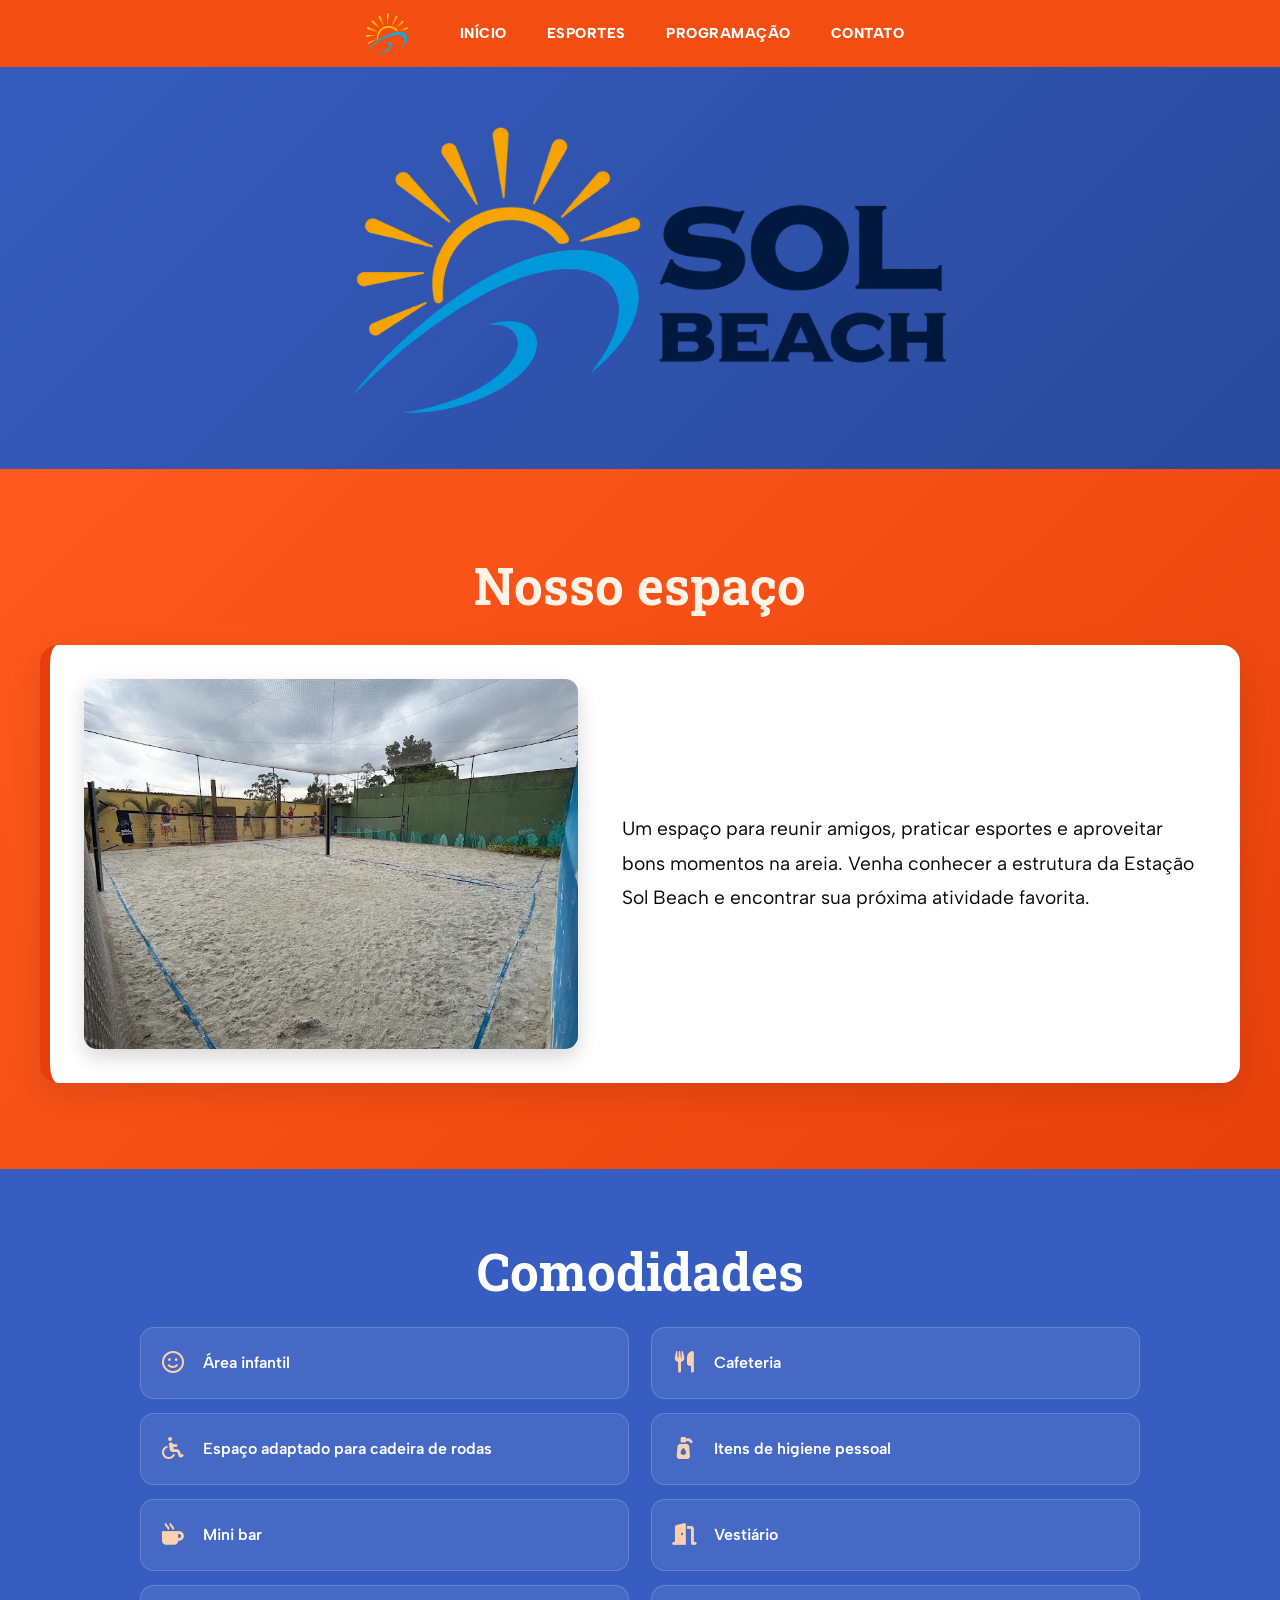
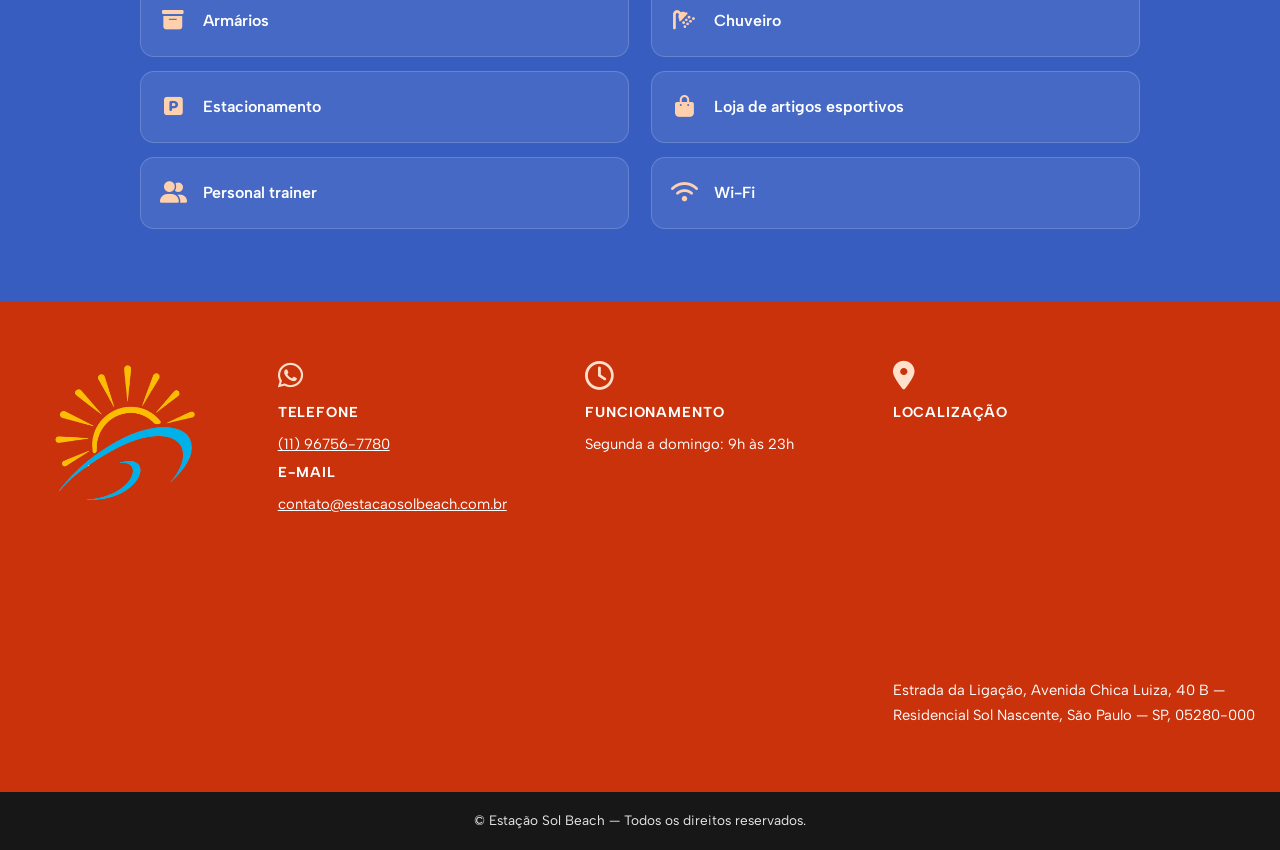
<file: index.html>
<!DOCTYPE html>
<html lang="pt-BR">
<head>
  <meta charset="UTF-8">
  <meta name="viewport" content="width=device-width, initial-scale=1">
  <meta name="description" content="Conheça a Estação Sol Beach: espaço, comodidades e estrutura para curtir esportes na areia.">
  <meta name="Grupo CEDESP" content="SOL BEACH">
  <title>Estação Sol Beach</title>
  <link rel="stylesheet" href="Estilo.css">
  <link rel="stylesheet" href="https://cdnjs.cloudflare.com/ajax/libs/font-awesome/6.7.2/css/all.min.css">
</head>
<body>
  <header>
    <nav aria-label="Navegação principal">
      <img class="logo-nav" src="Imagens/770f87b9-71e3-405a-a703-77a4671714f0.png" alt="Logo Estação Sol Beach">
      <a href="Index.html" aria-current="page">Início</a>
      <a href="Sports.html">Esportes</a>
      <a href="https://www.instagram.com/estacaosolbeach/" target="_blank" rel="noopener noreferrer">Programação</a>
      <a href="#contato">Contato</a>
    </nav>
    <img class="marca" src="Imagens/56bd0a81-e079-42cf-9eba-d9d4a86ff33b.png" alt="Estação Sol Beach">
  </header>

  <main>
    <section class="local" id="espaco">
      <h2>Nosso espaço</h2>
      <div class="local2">
        <div class="localizacao">
          <img src="Imagens/unnamed (1).jpg" class="foto" alt="Vista das quadras da Estação Sol Beach">
          <p>Um espaço para reunir amigos, praticar esportes e aproveitar bons momentos na areia. Venha conhecer a estrutura da Estação Sol Beach e encontrar sua próxima atividade favorita.</p>
        </div>
      </div>
    </section>

    <section class="copacria" id="comodidades">
      <h2>Comodidades</h2>
      <div class="comodidades">
        <div class="comodidade"><i class="fa-regular fa-face-smile" aria-hidden="true"></i><span>Área infantil</span></div>
        <div class="comodidade"><i class="fa-solid fa-utensils" aria-hidden="true"></i><span>Cafeteria</span></div>
        <div class="comodidade"><i class="fa-solid fa-wheelchair" aria-hidden="true"></i><span>Espaço adaptado para cadeira de rodas</span></div>
        <div class="comodidade"><i class="fa-solid fa-pump-soap" aria-hidden="true"></i><span>Itens de higiene pessoal</span></div>
        <div class="comodidade"><i class="fa-solid fa-mug-hot" aria-hidden="true"></i><span>Mini bar</span></div>
        <div class="comodidade"><i class="fa-solid fa-door-open" aria-hidden="true"></i><span>Vestiário</span></div>
        <div class="comodidade"><i class="fa-solid fa-box-archive" aria-hidden="true"></i><span>Armários</span></div>
        <div class="comodidade"><i class="fa-solid fa-shower" aria-hidden="true"></i><span>Chuveiro</span></div>
        <div class="comodidade"><i class="fa-solid fa-square-parking" aria-hidden="true"></i><span>Estacionamento</span></div>
        <div class="comodidade"><i class="fa-solid fa-bag-shopping" aria-hidden="true"></i><span>Loja de artigos esportivos</span></div>
        <div class="comodidade"><i class="fa-solid fa-user-group" aria-hidden="true"></i><span>Personal trainer</span></div>
        <div class="comodidade"><i class="fa-solid fa-wifi" aria-hidden="true"></i><span>Wi-Fi</span></div>
      </div>
    </section>

    <section class="final" id="contato">
      <div class="informacoes">
        <img class="foto-final" src="Imagens/770f87b9-71e3-405a-a703-77a4671714f0.png" alt="Logo Estação Sol Beach">
        <div class="info">
          <i class="fa-brands fa-whatsapp" aria-hidden="true"></i>
          <h3>TELEFONE</h3>
          <p><a href="https://wa.me/5511967567780">(11) 96756-7780</a></p>
          <h3>E-MAIL</h3>
          <p><a href="mailto:contato@estacaosolbeach.com.br">contato@estacaosolbeach.com.br</a></p>
        </div>
        <div class="info">
          <i class="fa-regular fa-clock" aria-hidden="true"></i>
          <h3>FUNCIONAMENTO</h3>
          <p>Segunda a domingo: 9h às 23h</p>
        </div>
        <div class="info">
          <i class="fa-solid fa-location-dot" aria-hidden="true"></i>
          <h3>LOCALIZAÇÃO</h3>
          <iframe class="mapa" title="Mapa da Estação Sol Beach" src="https://www.google.com/maps/embed?pb=!1m18!1m12!1m3!1d29284.27671299266!2d-46.80789090520055!3d-23.441173777663405!2m3!1f0!2f0!3f0!3m2!1i1024!2i768!4f13.1!3m3!1m2!1s0x94cefcefc41f89bf%3A0x5785627fc1f5224d!2ssolbeach!5e0!3m2!1spt-BR!2sbr!4v1791486015866!5m2!1spt-BR!2sbr" loading="lazy" referrerpolicy="strict-origin-when-cross-origin" allowfullscreen></iframe>
          <p>Estrada da Ligação, Avenida Chica Luiza, 40 B — Residencial Sol Nascente, São Paulo — SP, 05280-000</p>
        </div>
      </div>
    </section>
  </main>
  <footer><p>© Estação Sol Beach — Todos os direitos reservados.</p></footer>
</body>
</html>
</file>
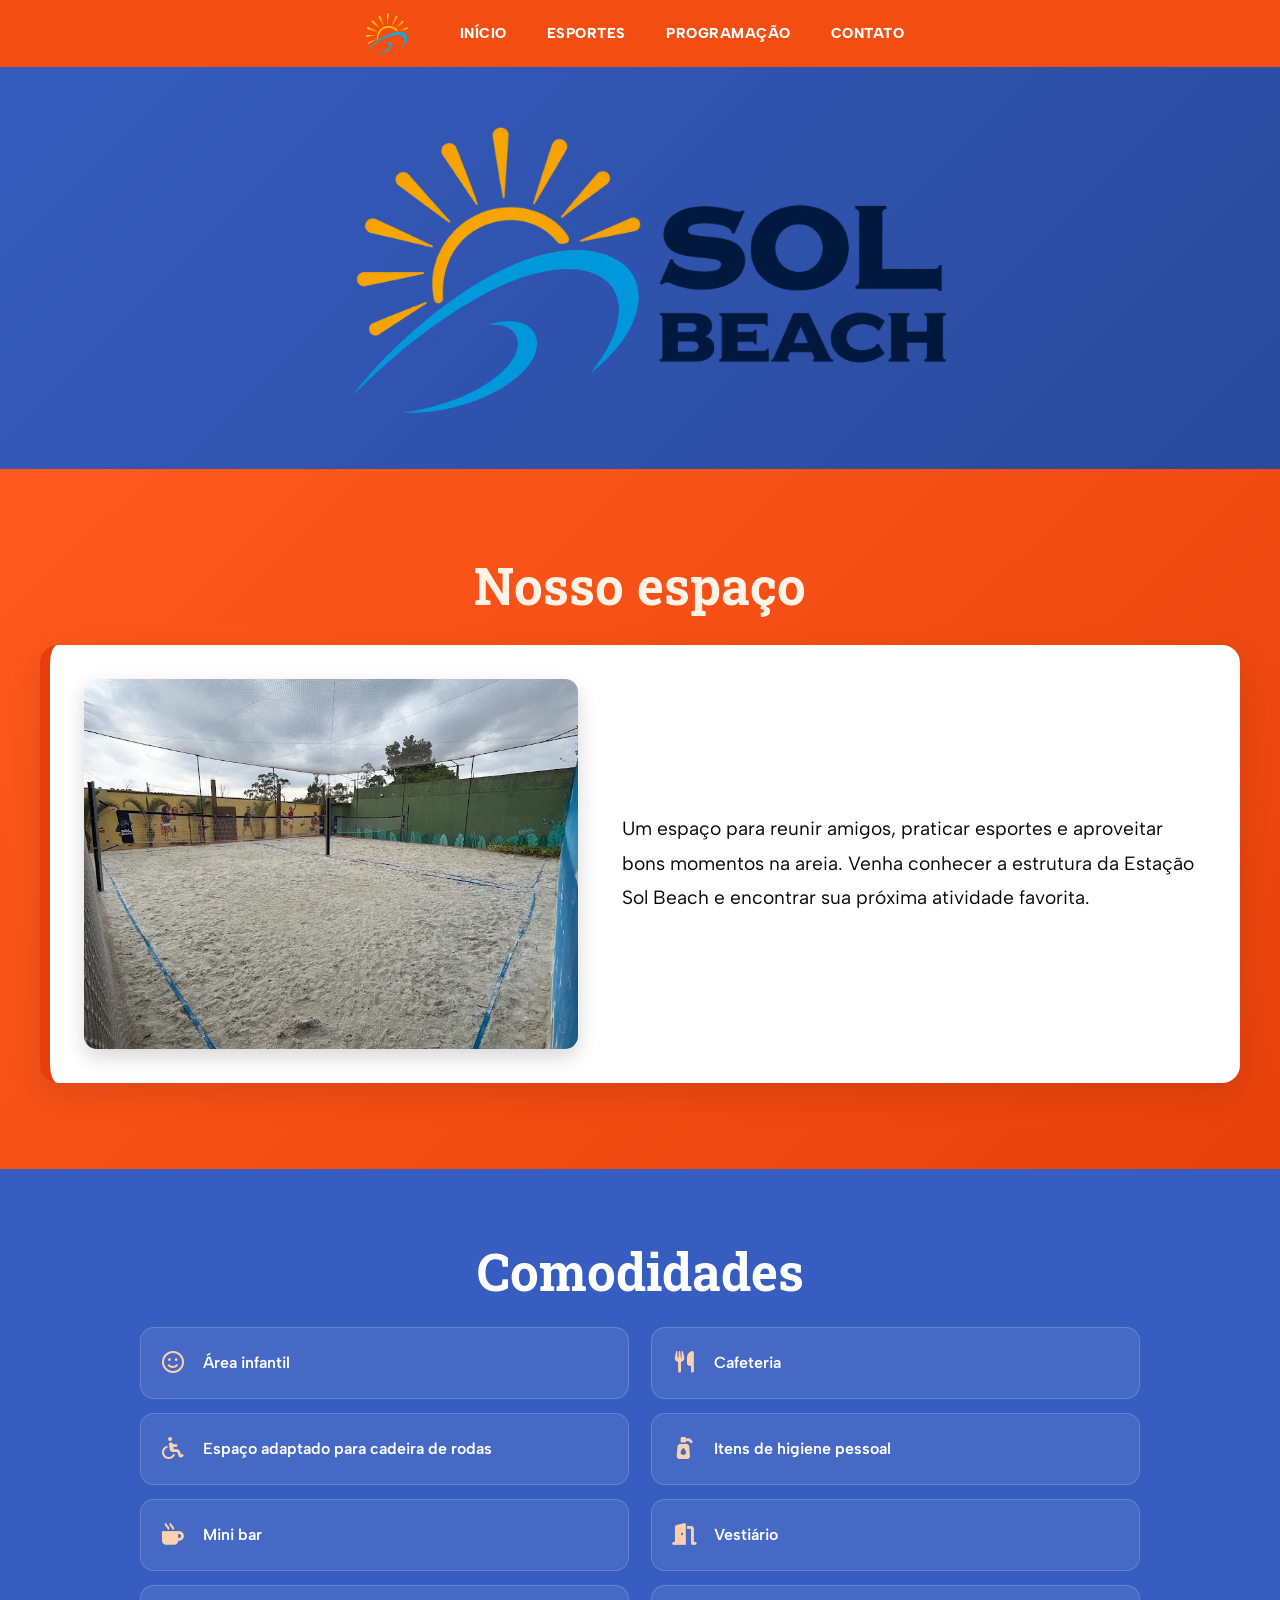
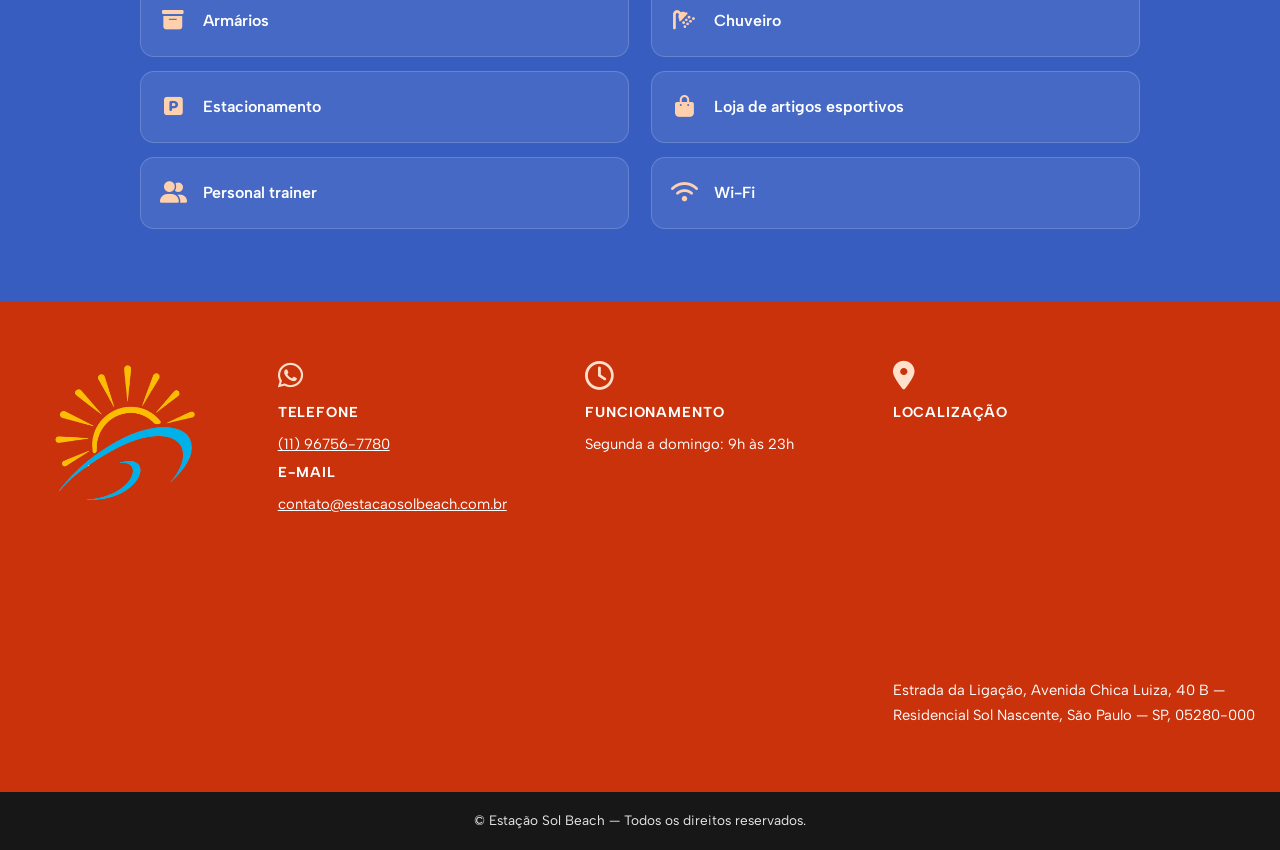
<file: inicio.html>
<!DOCTYPE html>
<html lang="pt-BR">
<head>
  <meta charset="UTF-8">
  <meta name="viewport" content="width=device-width, initial-scale=1">
  <meta name="description" content="Conheça a Estação Sol Beach: espaço, comodidades e estrutura para curtir esportes na areia.">
  <meta name="Grupo CEDESP" content="SOL BEACH">
  <title>Estação Sol Beach</title>
  <link rel="stylesheet" href="Estilo.css">
  <link rel="stylesheet" href="https://cdnjs.cloudflare.com/ajax/libs/font-awesome/6.7.2/css/all.min.css">
</head>
<body>
  <header>
    <nav aria-label="Navegação principal">
      <img class="logo-nav" src="Imagens/770f87b9-71e3-405a-a703-77a4671714f0.png" alt="Logo Estação Sol Beach">
      <a href="inicio.html">Início</a>
      <a href="Sports.html">Esportes</a>
      <a href="https://www.instagram.com/estacaosolbeach/" target="_blank" rel="noopener noreferrer">Programação</a>
      <a href="#contato">Contato</a>
    </nav>
    <img class="marca" src="Imagens/56bd0a81-e079-42cf-9eba-d9d4a86ff33b.png" alt="Estação Sol Beach">
  </header>

  <main>
    <section class="local" id="espaco">
      <h2>Nosso espaço</h2>
      <div class="local2">
        <div class="localizacao">
          <img src="Imagens/unnamed (1).jpg" class="foto" alt="Vista das quadras da Estação Sol Beach">
          <p>Um espaço para reunir amigos, praticar esportes e aproveitar bons momentos na areia. Venha conhecer a estrutura da Estação Sol Beach e encontrar sua próxima atividade favorita.</p>
        </div>
      </div>
    </section>

    <section class="copacria" id="comodidades">
      <h2>Comodidades</h2>
      <div class="comodidades">
        <div class="comodidade"><i class="fa-regular fa-face-smile" aria-hidden="true"></i><span>Área infantil</span></div>
        <div class="comodidade"><i class="fa-solid fa-utensils" aria-hidden="true"></i><span>Cafeteria</span></div>
        <div class="comodidade"><i class="fa-solid fa-wheelchair" aria-hidden="true"></i><span>Espaço adaptado para cadeira de rodas</span></div>
        <div class="comodidade"><i class="fa-solid fa-pump-soap" aria-hidden="true"></i><span>Itens de higiene pessoal</span></div>
        <div class="comodidade"><i class="fa-solid fa-mug-hot" aria-hidden="true"></i><span>Mini bar</span></div>
        <div class="comodidade"><i class="fa-solid fa-door-open" aria-hidden="true"></i><span>Vestiário</span></div>
        <div class="comodidade"><i class="fa-solid fa-box-archive" aria-hidden="true"></i><span>Armários</span></div>
        <div class="comodidade"><i class="fa-solid fa-shower" aria-hidden="true"></i><span>Chuveiro</span></div>
        <div class="comodidade"><i class="fa-solid fa-square-parking" aria-hidden="true"></i><span>Estacionamento</span></div>
        <div class="comodidade"><i class="fa-solid fa-bag-shopping" aria-hidden="true"></i><span>Loja de artigos esportivos</span></div>
        <div class="comodidade"><i class="fa-solid fa-user-group" aria-hidden="true"></i><span>Personal trainer</span></div>
        <div class="comodidade"><i class="fa-solid fa-wifi" aria-hidden="true"></i><span>Wi-Fi</span></div>
      </div>
    </section>

    <section class="final" id="contato">
      <div class="informacoes">
        <img class="foto-final" src="Imagens/770f87b9-71e3-405a-a703-77a4671714f0.png" alt="Logo Estação Sol Beach">
        <div class="info">
          <i class="fa-brands fa-whatsapp" aria-hidden="true"></i>
          <h3>TELEFONE</h3>
          <p><a href="https://wa.me/5511967567780">(11) 96756-7780</a></p>
          <h3>E-MAIL</h3>
          <p><a href="mailto:contato@estacaosolbeach.com.br">contato@estacaosolbeach.com.br</a></p>
        </div>
        <div class="info">
          <i class="fa-regular fa-clock" aria-hidden="true"></i>
          <h3>FUNCIONAMENTO</h3>
          <p>Segunda a domingo: 9h às 23h</p>
        </div>
        <div class="info">
          <i class="fa-solid fa-location-dot" aria-hidden="true"></i>
          <h3>LOCALIZAÇÃO</h3>
          <iframe class="mapa" title="Mapa da Estação Sol Beach" src="https://www.google.com/maps/embed?pb=!1m18!1m12!1m3!1d29284.27671299266!2d-46.80789090520055!3d-23.441173777663405!2m3!1f0!2f0!3f0!3m2!1i1024!2i768!4f13.1!3m3!1m2!1s0x94cefcefc41f89bf%3A0x5785627fc1f5224d!2ssolbeach!5e0!3m2!1spt-BR!2sbr!4v1791486015866!5m2!1spt-BR!2sbr" loading="lazy" referrerpolicy="strict-origin-when-cross-origin" allowfullscreen></iframe>
          <p>Estrada da Ligação, Avenida Chica Luiza, 40 B — Residencial Sol Nascente, São Paulo — SP, 05280-000</p>
        </div>
      </div>
    </section>
  </main>
  <footer><p>© Estação Sol Beach — Todos os direitos reservados.</p></footer>
</body>
</html>
</file>
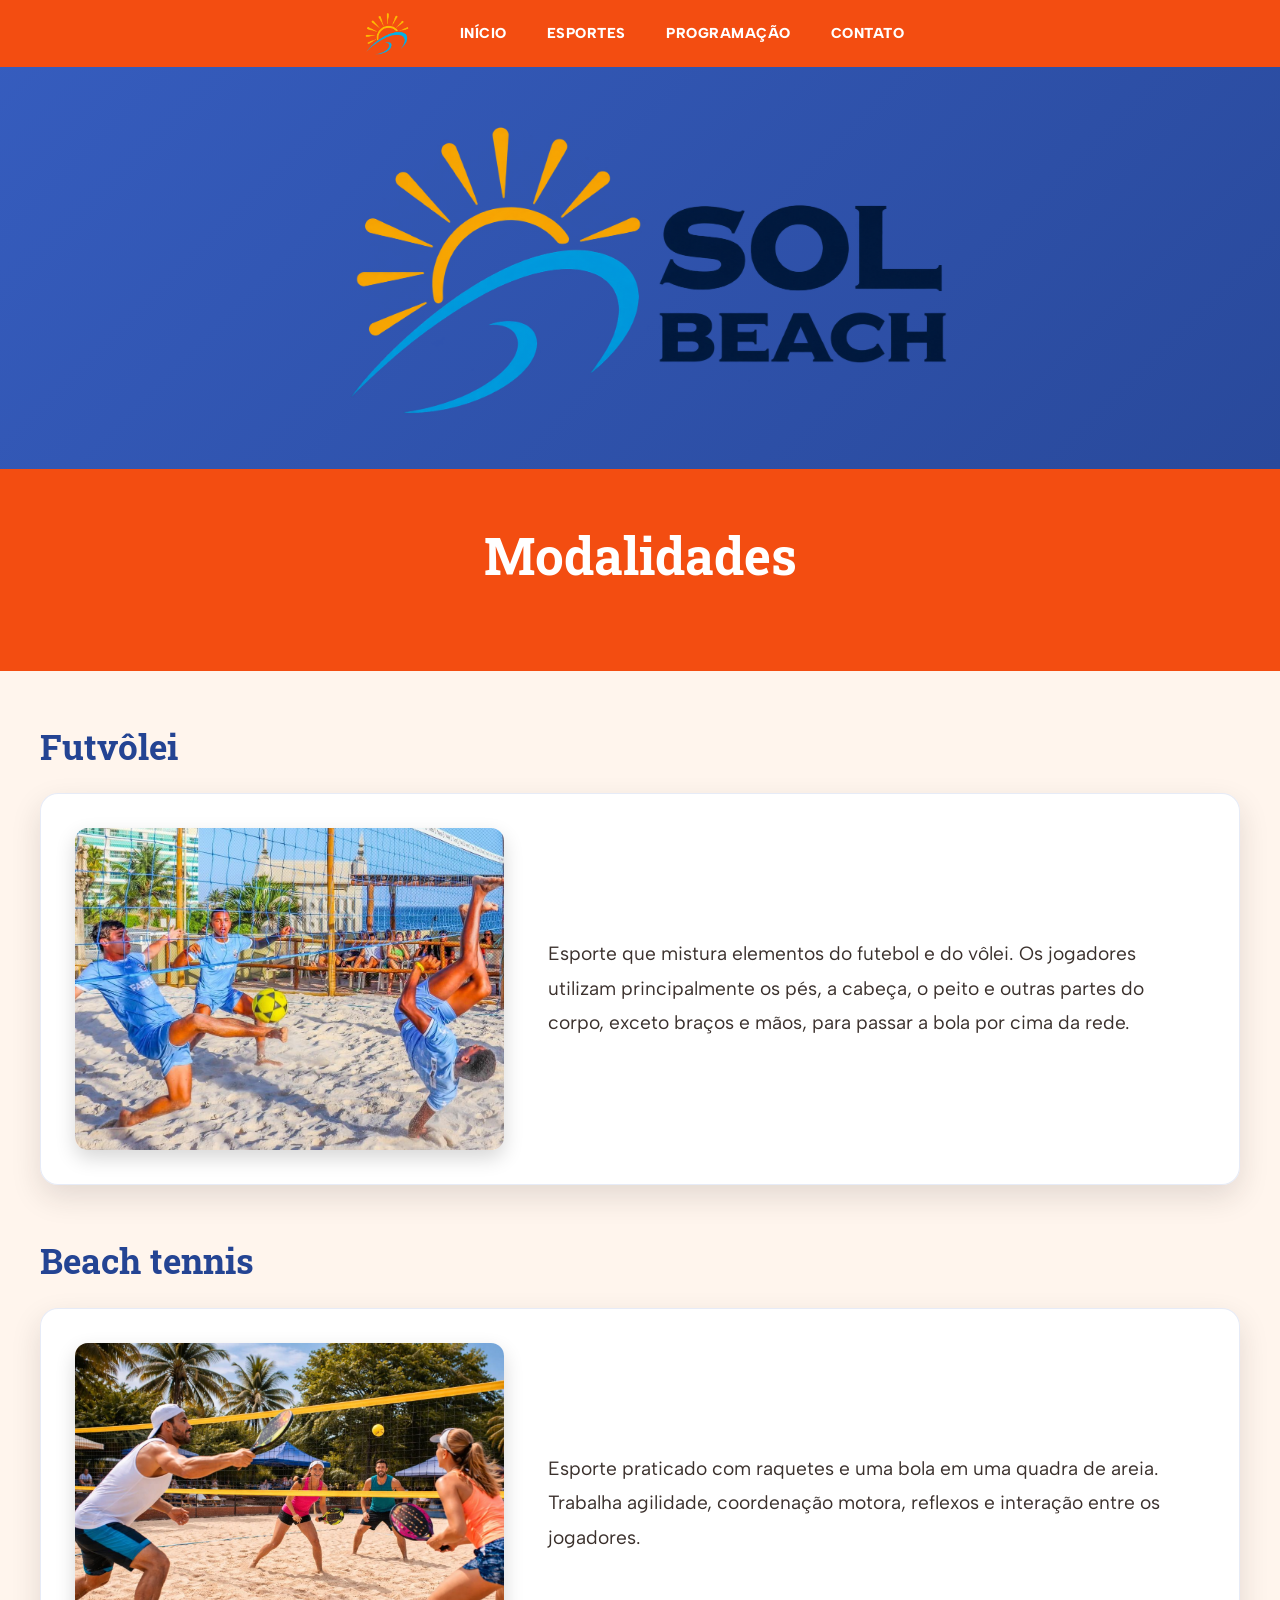
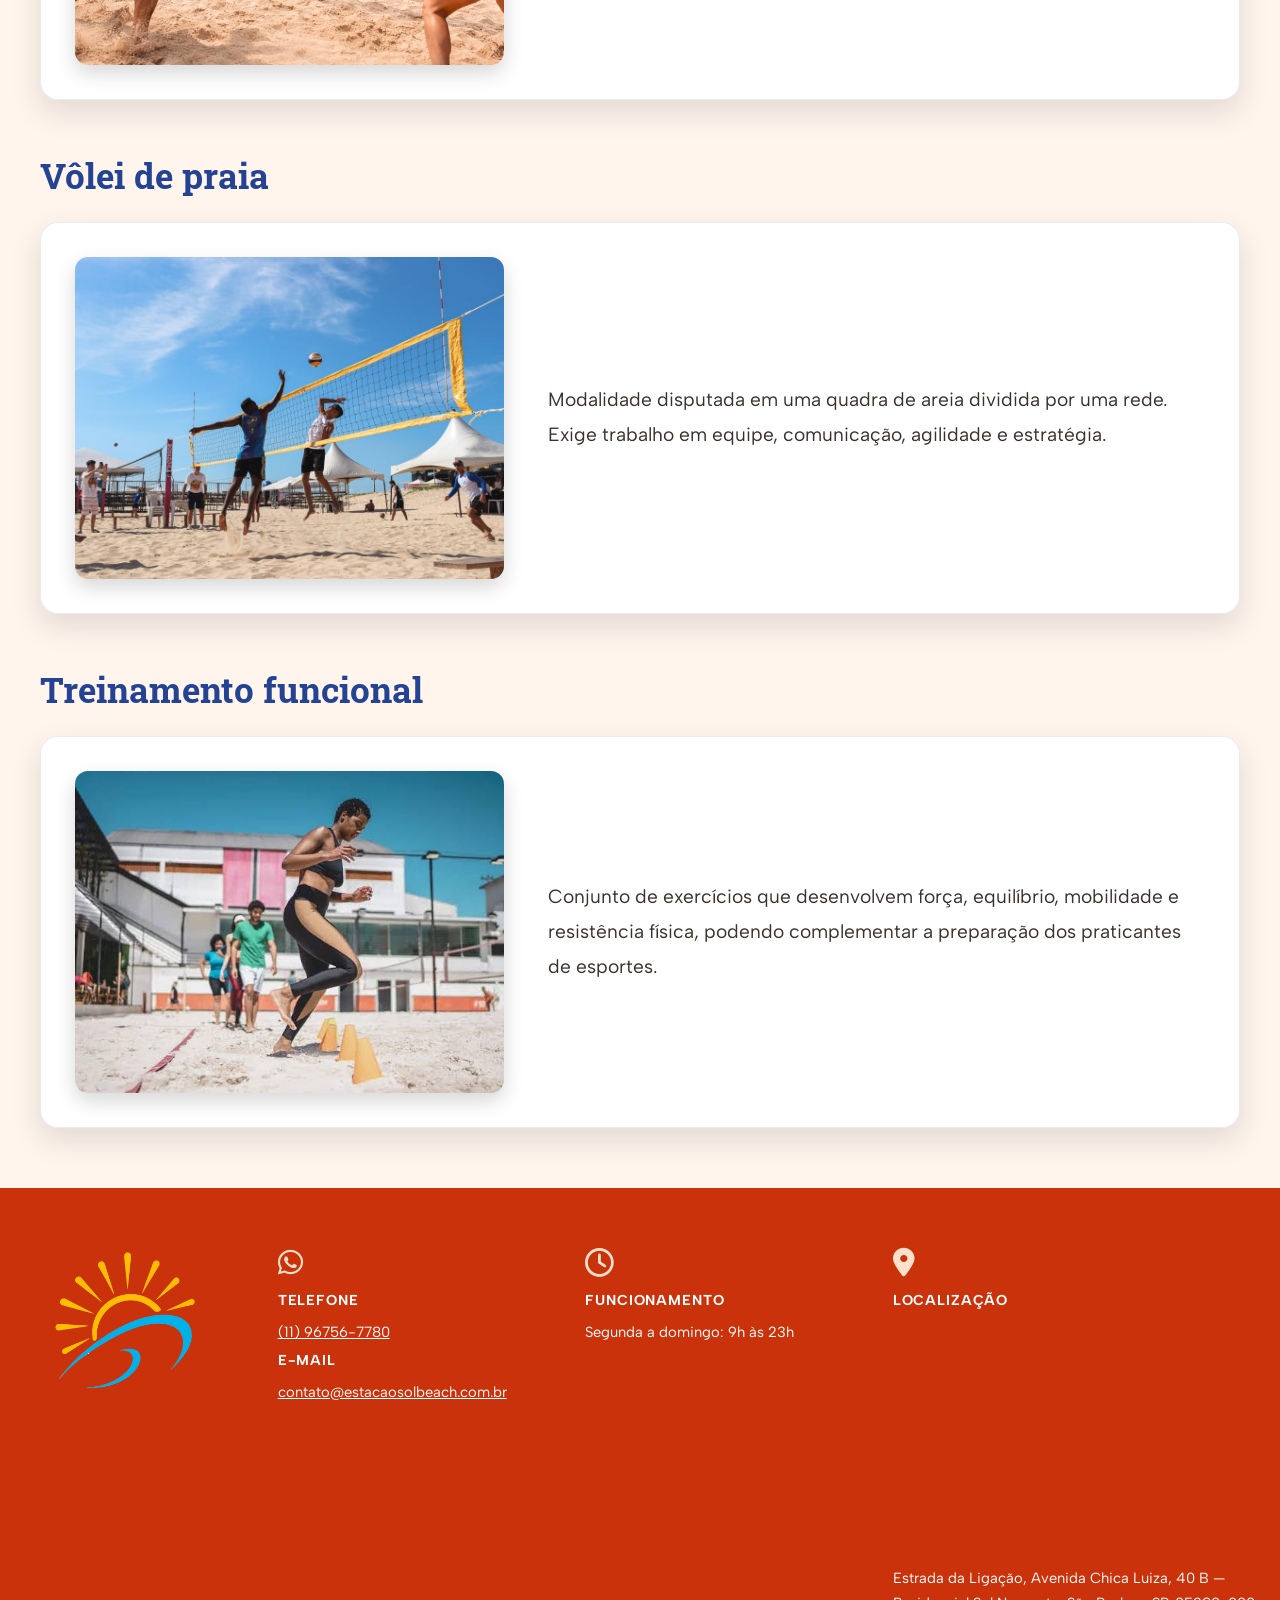
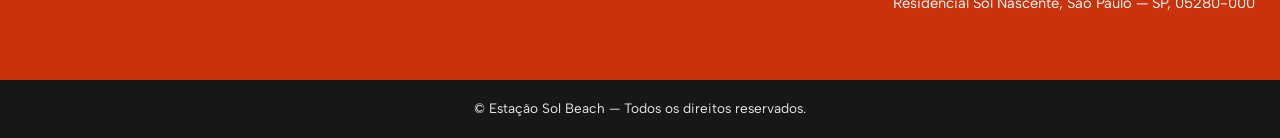
<file: Sports.html>
<!DOCTYPE html>
<html lang="pt-BR">
<head>
  <meta charset="UTF-8">
  <meta name="viewport" content="width=device-width, initial-scale=1">
  <meta name="description" content="Conheça as modalidades esportivas da Estação Sol Beach.">
  <meta name="author" content="Grupo CEDESP">
  <title>Esportes | Estação Sol Beach</title>
  <link rel="stylesheet" href="Estilo2.css">
  <link rel="stylesheet" href="https://cdnjs.cloudflare.com/ajax/libs/font-awesome/6.7.2/css/all.min.css">
</head>
<body>
  <header>
    <nav aria-label="Navegação principal">
      <img class="logo-nav" src="Imagens/770f87b9-71e3-405a-a703-77a4671714f0.png" alt="Logo Estação Sol Beach">
      <a href="inicio.html">Início</a>
      <a href="Sports.html" aria-current="page">Esportes</a>
      <a href="https://www.instagram.com/estacaosolbeach/" target="_blank" rel="noopener noreferrer">Programação</a>
      <a href="#contato">Contato</a>
    </nav>
    <img class="marca" src="Imagens/56bd0a81-e079-42cf-9eba-d9d4a86ff33b.png" alt="Estação Sol Beach">
  </header>

  <main>
    <section class="Modalidades"><h2>Modalidades</h2></section>
    <section class="sports-list">
      <article>
        <h2>Futvôlei</h2>
        <div class="local2"><div class="localizacao">
          <img src="Imagens/Sport.jfif" class="foto" alt="Partida de futvôlei na areia">
          <p>Esporte que mistura elementos do futebol e do vôlei. Os jogadores utilizam principalmente os pés, a cabeça, o peito e outras partes do corpo, exceto braços e mãos, para passar a bola por cima da rede.</p>
        </div></div>
      </article>
      <article>
        <h2>Beach tennis</h2>
        <div class="local2"><div class="localizacao">
          <img src="Imagens/Tenis.jfif" class="foto" alt="Raquetes e quadra de beach tennis">
          <p>Esporte praticado com raquetes e uma bola em uma quadra de areia. Trabalha agilidade, coordenação motora, reflexos e interação entre os jogadores.</p>
        </div></div>
      </article>
      <article>
        <h2>Vôlei de praia</h2>
        <div class="local2"><div class="localizacao">
          <img src="Imagens/Volei.jfif" class="foto" alt="Partida de vôlei de praia">
          <p>Modalidade disputada em uma quadra de areia dividida por uma rede. Exige trabalho em equipe, comunicação, agilidade e estratégia.</p>
        </div></div>
      </article>
      <article>
        <h2>Treinamento funcional</h2>
        <div class="local2"><div class="localizacao">
          <img src="Imagens/treina.jfif" class="foto" alt="Treinamento funcional">
          <p>Conjunto de exercícios que desenvolvem força, equilíbrio, mobilidade e resistência física, podendo complementar a preparação dos praticantes de esportes.</p>
        </div></div>
      </article>
    </section>

    <section class="final" id="contato">
      <div class="informacoes">
        <img class="foto-final" src="Imagens/770f87b9-71e3-405a-a703-77a4671714f0.png" alt="Logo Estação Sol Beach">
        <div class="info">
          <i class="fa-brands fa-whatsapp" aria-hidden="true"></i>
          <h3>TELEFONE</h3><p><a href="https://wa.me/5511967567780">(11) 96756-7780</a></p>
          <h3>E-MAIL</h3><p><a href="mailto:contato@estacaosolbeach.com.br">contato@estacaosolbeach.com.br</a></p>
        </div>
        <div class="info">
          <i class="fa-regular fa-clock" aria-hidden="true"></i>
          <h3>FUNCIONAMENTO</h3><p>Segunda a domingo: 9h às 23h</p>
        </div>
        <div class="info">
          <i class="fa-solid fa-location-dot" aria-hidden="true"></i>
          <h3>LOCALIZAÇÃO</h3>
          <iframe class="mapa" title="Mapa da Estação Sol Beach" src="https://www.google.com/maps/embed?pb=!1m18!1m12!1m3!1d29284.27671299266!2d-46.80789090520055!3d-23.441173777663405!2m3!1f0!2f0!3f0!3m2!1i1024!2i768!4f13.1!3m3!1m2!1s0x94cefcefc41f89bf%3A0x5785627fc1f5224d!2ssolbeach!5e0!3m2!1spt-BR!2sbr!4v1791486015866!5m2!1spt-BR!2sbr" loading="lazy" referrerpolicy="strict-origin-when-cross-origin" allowfullscreen></iframe>
          <p>Estrada da Ligação, Avenida Chica Luiza, 40 B — Residencial Sol Nascente, São Paulo — SP, 05280-000</p>
        </div>
      </div>
    </section>
  </main>
  <footer><p>© Estação Sol Beach — Todos os direitos reservados.</p></footer>
</body>
</html>
</file>
<file: Estilo.css>
@charset "UTF-8";
@import url('https://fonts.googleapis.com/css2?family=Albert+Sans:wght@400;500;600;700;800&family=Roboto+Slab:wght@600;700;800&display=swap');

:root {
  --azul: #365dbf;
  --azul-escuro: #244493;
  --laranja: #f34d11;
  --laranja-escuro: #c9320b;
  --creme: #fff5ed;
  --texto: #242424;
  --branco: #fff;
  --fonte: 'Albert Sans', Arial, sans-serif;
  --destaque: 'Roboto Slab', Georgia, serif;
  --largura: 1200px;
  --sombra: 0 12px 30px rgba(35, 32, 29, .13);
  --raio: 18px;
}

* { box-sizing: border-box; }
html { scroll-behavior: smooth; }
body {
  margin: 0;
  font-family: var(--fonte);
  color: var(--texto);
  line-height: 1.6;
  background: var(--creme);
}
img { display: block; max-width: 100%; height: auto; }
a { color: inherit; }
header {
  background: linear-gradient(135deg, var(--azul), #29499b);
  color: var(--branco);
  text-align: center;
}
header > .marca {
  width: min(680px, 88%);
  margin: 0 auto;
  padding: 28px 0 34px;
  object-fit: contain;
}
header nav {
  display: flex;
  align-items: center;
  justify-content: center;
  flex-wrap: wrap;
  gap: 8px;
  padding: 12px clamp(16px, 4vw, 48px);
  background: var(--laranja);
}
header nav .logo-nav {
  width: 58px;
  max-height: 48px;
  object-fit: contain;
  margin-right: 18px;
}
header nav a {
  display: inline-block;
  padding: 10px 16px;
  border-radius: 999px;
  color: #fff;
  font-size: .9rem;
  font-weight: 800;
  letter-spacing: .035em;
  text-decoration: none;
  text-transform: uppercase;
  transition: background .2s ease, transform .2s ease;
}
header nav a:hover, header nav a:focus-visible {
  background: rgba(80, 25, 7, .25);
  transform: translateY(-1px);
  outline: none;
}
main { min-height: 55vh; }
.local {
  padding: clamp(42px, 7vw, 86px) 24px;
  background: linear-gradient(135deg, #ff5a1d, #e8420b);
}
.local > h2, .Modalidades h2, .copacria h2 {
  margin: 0 0 28px;
  font-family: var(--destaque);
  font-size: clamp(2rem, 4vw, 3.2rem);
  line-height: 1.2;
  text-align: center;
}
.local > h2 { color: #fff3e7; }
.local2 {
  width: min(var(--largura), 100%);
  margin: 0 auto;
  padding: clamp(18px, 3vw, 34px);
  border-radius: var(--raio);
  background: rgb(255, 255, 255);
  box-shadow: var(--sombra);
  border-left: 10px solid rgb(231, 63, 12);
}

.localizacao {
  display: flex;
  align-items: center;
  gap: clamp(22px, 4vw, 44px);
}
.foto {
  width: min(44%, 460px);
  flex: 0 0 44%;
  aspect-ratio: 4 / 3;
  object-fit: cover;
  border-radius: 13px;
  box-shadow: 0 8px 20px rgba(0,0,0,.16);
}
.local2 p {
  margin: 0;
  color: #070707;
  font-size: clamp(1rem, 1.5vw, 1.2rem);
  line-height: 1.8;
}
.Modalidades {
  padding: clamp(30px, 5vw, 56px) 20px;
  color: #fff;
  background: var(--laranja);
}
.sports-list {
  padding: 0 24px 60px;
  background: var(--creme);
}
.sports-list > article {
  width: min(var(--largura), 100%);
  margin: 0 auto;
  padding: 48px 0 0;
}
.sports-list h2 {
  margin: 0 0 18px;
  color: var(--azul-escuro);
  font-family: var(--destaque);
  font-size: clamp(1.6rem, 3vw, 2.2rem);
}
.sports-list .local2 { border: 1px solid rgba(54,93,191,.12); }
.sports-list .localizacao { align-items: center; }
.sports-list .foto { width: min(38%, 380px); flex-basis: 38%; }
.copacria {
  padding: clamp(42px, 6vw, 72px) 24px;
  color: #fff;
  background: var(--azul);
}
.copacria h2 { margin-bottom: 24px; }
.comodidades {
  display: grid;
  grid-template-columns: repeat(2, minmax(0, 1fr));
  gap: 14px 22px;
  width: min(1000px, 100%);
  margin: 0 auto;
}
.comodidade {
  display: flex;
  align-items: center;
  gap: 16px;
  min-height: 72px;
  padding: 16px 18px;
  border: 1px solid rgba(255,255,255,.17);
  border-radius: 14px;
  background: rgba(255,255,255,.08);
  font-size: 1rem;
  font-weight: 600;
  transition: transform .2s ease, background .2s ease;
}
.comodidade:hover { transform: translateY(-2px); background: rgba(255, 72, 0, 0.14); }
.comodidade i { width: 28px; flex: 0 0 28px; color: #ffd0ad; font-size: 1.35rem; text-align: center; }
.final {
  padding: clamp(34px, 5vw, 60px) 24px;
  color: #fff;
  background: var(--laranja-escuro);
}
.informacoes {
  display: grid;
  grid-template-columns: .8fr 1fr 1fr 1.35fr;
  align-items: start;
  gap: clamp(22px, 3vw, 42px);
  width: min(1400px, 100%);
  margin: 0 auto;
}
.foto-final {
  width: min(190px, 100%);
  margin: 0 auto;
  object-fit: contain;
}
.info { min-width: 0; }
.info > i { margin-bottom: 12px; font-size: 1.8rem; color: #ffe0ca; }
.info h3 { margin: 0 0 8px; font-size: .9rem; letter-spacing: .06em; }
.info p { margin: 4px 0; font-size: .92rem; line-height: 1.7; overflow-wrap: anywhere; }
.mapa { display: block; width: 100%; height: 230px; margin: 12px 0; border: 0; border-radius: 12px; }
footer {
  padding: 18px 20px;
  color: #e8e8e8;
  background: #171717;
  text-align: center;
  font-size: .85rem;
}
footer p { margin: 0; }
@media (max-width: 900px) {
  .informacoes { grid-template-columns: repeat(2, minmax(0, 1fr)); }
  .foto-final { width: 150px; }
}
@media (max-width: 640px) {
  header nav { gap: 3px; padding: 10px 12px; }
  header nav .logo-nav { width: 44px; margin: 0 8px 0 0; }
  header nav a { padding: 9px 10px; font-size: .75rem; }
  header > .marca { padding: 24px 0; }
  .localizacao, .sports-list .localizacao { flex-direction: column; align-items: stretch; }
  .foto, .sports-list .foto { width: 100%; flex: auto; aspect-ratio: 16 / 10; }
  .comodidades { grid-template-columns: 1fr; }
  .comodidade { min-height: 62px; }
  .informacoes { grid-template-columns: 1fr; text-align: center; }
  .foto-final { width: 145px; }
  .mapa { height: 250px; }
}
@media (prefers-reduced-motion: reduce) {
  html { scroll-behavior: auto; }
  *, *::before, *::after { transition-duration: .01ms !important; }
}
</file>
<file: Estilo2.css>
@charset "UTF-8";
@import url('https://fonts.googleapis.com/css2?family=Albert+Sans:wght@400;500;600;700;800&family=Roboto+Slab:wght@600;700;800&display=swap');

:root {
  --azul: #365dbf;
  --azul-escuro: #244493;
  --laranja: #f34d11;
  --laranja-escuro: #c9320b;
  --creme: #fff5ed;
  --texto: #242424;
  --branco: #fff;
  --fonte: 'Albert Sans', Arial, sans-serif;
  --destaque: 'Roboto Slab', Georgia, serif;
  --largura: 1200px;
  --sombra: 0 12px 30px rgba(35, 32, 29, .13);
  --raio: 18px;
}

* { box-sizing: border-box; }
html { scroll-behavior: smooth; }
body {
  margin: 0;
  font-family: var(--fonte);
  color: var(--texto);
  line-height: 1.6;
  background: var(--creme);
}
img { display: block; max-width: 100%; height: auto; }
a { color: inherit; }
header {
  background: linear-gradient(135deg, var(--azul), #29499b);
  color: var(--branco);
  text-align: center;
}
header > .marca {
  width: min(680px, 88%);
  margin: 0 auto;
  padding: 28px 0 34px;
  object-fit: contain;
}
header nav {
  display: flex;
  align-items: center;
  justify-content: center;
  flex-wrap: wrap;
  gap: 8px;
  padding: 12px clamp(16px, 4vw, 48px);
  background: var(--laranja);
}
header nav .logo-nav {
  width: 58px;
  max-height: 48px;
  object-fit: contain;
  margin-right: 18px;
}
header nav a {
  display: inline-block;
  padding: 10px 16px;
  border-radius: 999px;
  color: #fff;
  font-size: .9rem;
  font-weight: 800;
  letter-spacing: .035em;
  text-decoration: none;
  text-transform: uppercase;
  transition: background .2s ease, transform .2s ease;
}
header nav a:hover, header nav a:focus-visible {
  background: rgba(80, 25, 7, .25);
  transform: translateY(-1px);
  outline: none;
}
main { min-height: 55vh; }
.local {
  padding: clamp(42px, 7vw, 86px) 24px;
  background: linear-gradient(135deg, #ff5a1d, #e8420b);
}
.local > h2, .Modalidades h2, .copacria h2 {
  margin: 0 0 28px;
  font-family: var(--destaque);
  font-size: clamp(2rem, 4vw, 3.2rem);
  line-height: 1.2;
  text-align: center;
}
.local > h2 { color: #fff3e7; }
.local2 {
  width: min(var(--largura), 100%);
  margin: 0 auto;
  padding: clamp(18px, 3vw, 34px);
  border-radius: var(--raio);
  background: rgba(255,255,255,.96);
  box-shadow: var(--sombra);
  
}
.localizacao {
  display: flex;
  align-items: center;
  gap: clamp(22px, 4vw, 44px);
}
.foto {
  width: min(44%, 460px);
  flex: 0 0 44%;
  aspect-ratio: 4 / 3;
  object-fit: cover;
  border-radius: 13px;
  box-shadow: 0 8px 20px rgba(0,0,0,.16);
}
.local2 p {
  margin: 0;
  color: #3a302c;
  font-size: clamp(1rem, 1.5vw, 1.2rem);
  line-height: 1.8;
}
.Modalidades {
  padding: clamp(30px, 5vw, 56px) 20px;
  color: #fff;
  background: var(--laranja);
}
.sports-list {
  padding: 0 24px 60px;
  background: var(--creme);
}
.sports-list > article {
  width: min(var(--largura), 100%);
  margin: 0 auto;
  padding: 48px 0 0;
}
.sports-list h2 {
  margin: 0 0 18px;
  color: var(--azul-escuro);
  font-family: var(--destaque);
  font-size: clamp(1.6rem, 3vw, 2.2rem);
}
.sports-list .local2 { border: 1px solid rgba(54,93,191,.12); }
.sports-list .localizacao { align-items: center; }
.sports-list .foto { width: min(38%, 380px); flex-basis: 38%; }
.copacria {
  padding: clamp(42px, 6vw, 72px) 24px;
  color: #fff;
  background: var(--azul);
}
.copacria h2 { margin-bottom: 24px; }
.comodidades {
  display: grid;
  grid-template-columns: repeat(2, minmax(0, 1fr));
  gap: 14px 22px;
  width: min(1000px, 100%);
  margin: 0 auto;
}
.comodidade {
  display: flex;
  align-items: center;
  gap: 16px;
  min-height: 72px;
  padding: 16px 18px;
  border: 1px solid rgba(255,255,255,.17);
  border-radius: 14px;
  background: rgba(255,255,255,.08);
  font-size: 1rem;
  font-weight: 600;
  transition: transform .2s ease, background .2s ease;
}
.comodidade:hover { transform: translateY(-2px); background: rgba(255,255,255,.14); }
.comodidade i { width: 28px; flex: 0 0 28px; color: #ffd0ad; font-size: 1.35rem; text-align: center; }
.final {
  padding: clamp(34px, 5vw, 60px) 24px;
  color: #fff;
  background: var(--laranja-escuro);
}
.informacoes {
  display: grid;
  grid-template-columns: .8fr 1fr 1fr 1.35fr;
  align-items: start;
  gap: clamp(22px, 3vw, 42px);
  width: min(1400px, 100%);
  margin: 0 auto;
}
.foto-final {
  width: min(190px, 100%);
  margin: 0 auto;
  object-fit: contain;
}
.info { min-width: 0; }
.info > i { margin-bottom: 12px; font-size: 1.8rem; color: #ffe0ca; }
.info h3 { margin: 0 0 8px; font-size: .9rem; letter-spacing: .06em; }
.info p { margin: 4px 0; font-size: .92rem; line-height: 1.7; overflow-wrap: anywhere; }
.mapa { display: block; width: 100%; height: 230px; margin: 12px 0; border: 0; border-radius: 12px; }
footer {
  padding: 18px 20px;
  color: #e8e8e8;
  background: #171717;
  text-align: center;
  font-size: .85rem;
}
footer p { margin: 0; }
@media (max-width: 900px) {
  .informacoes { grid-template-columns: repeat(2, minmax(0, 1fr)); }
  .foto-final { width: 150px; }
}
@media (max-width: 640px) {
  header nav { gap: 3px; padding: 10px 12px; }
  header nav .logo-nav { width: 44px; margin: 0 8px 0 0; }
  header nav a { padding: 9px 10px; font-size: .75rem; }
  header > .marca { padding: 24px 0; }
  .localizacao, .sports-list .localizacao { flex-direction: column; align-items: stretch; }
  .foto, .sports-list .foto { width: 100%; flex: auto; aspect-ratio: 16 / 10; }
  .comodidades { grid-template-columns: 1fr; }
  .comodidade { min-height: 62px; }
  .informacoes { grid-template-columns: 1fr; text-align: center; }
  .foto-final { width: 145px; }
  .mapa { height: 250px; }
}
@media (prefers-reduced-motion: reduce) {
  html { scroll-behavior: auto; }
  *, *::before, *::after { transition-duration: .01ms !important; }
}
</file>
